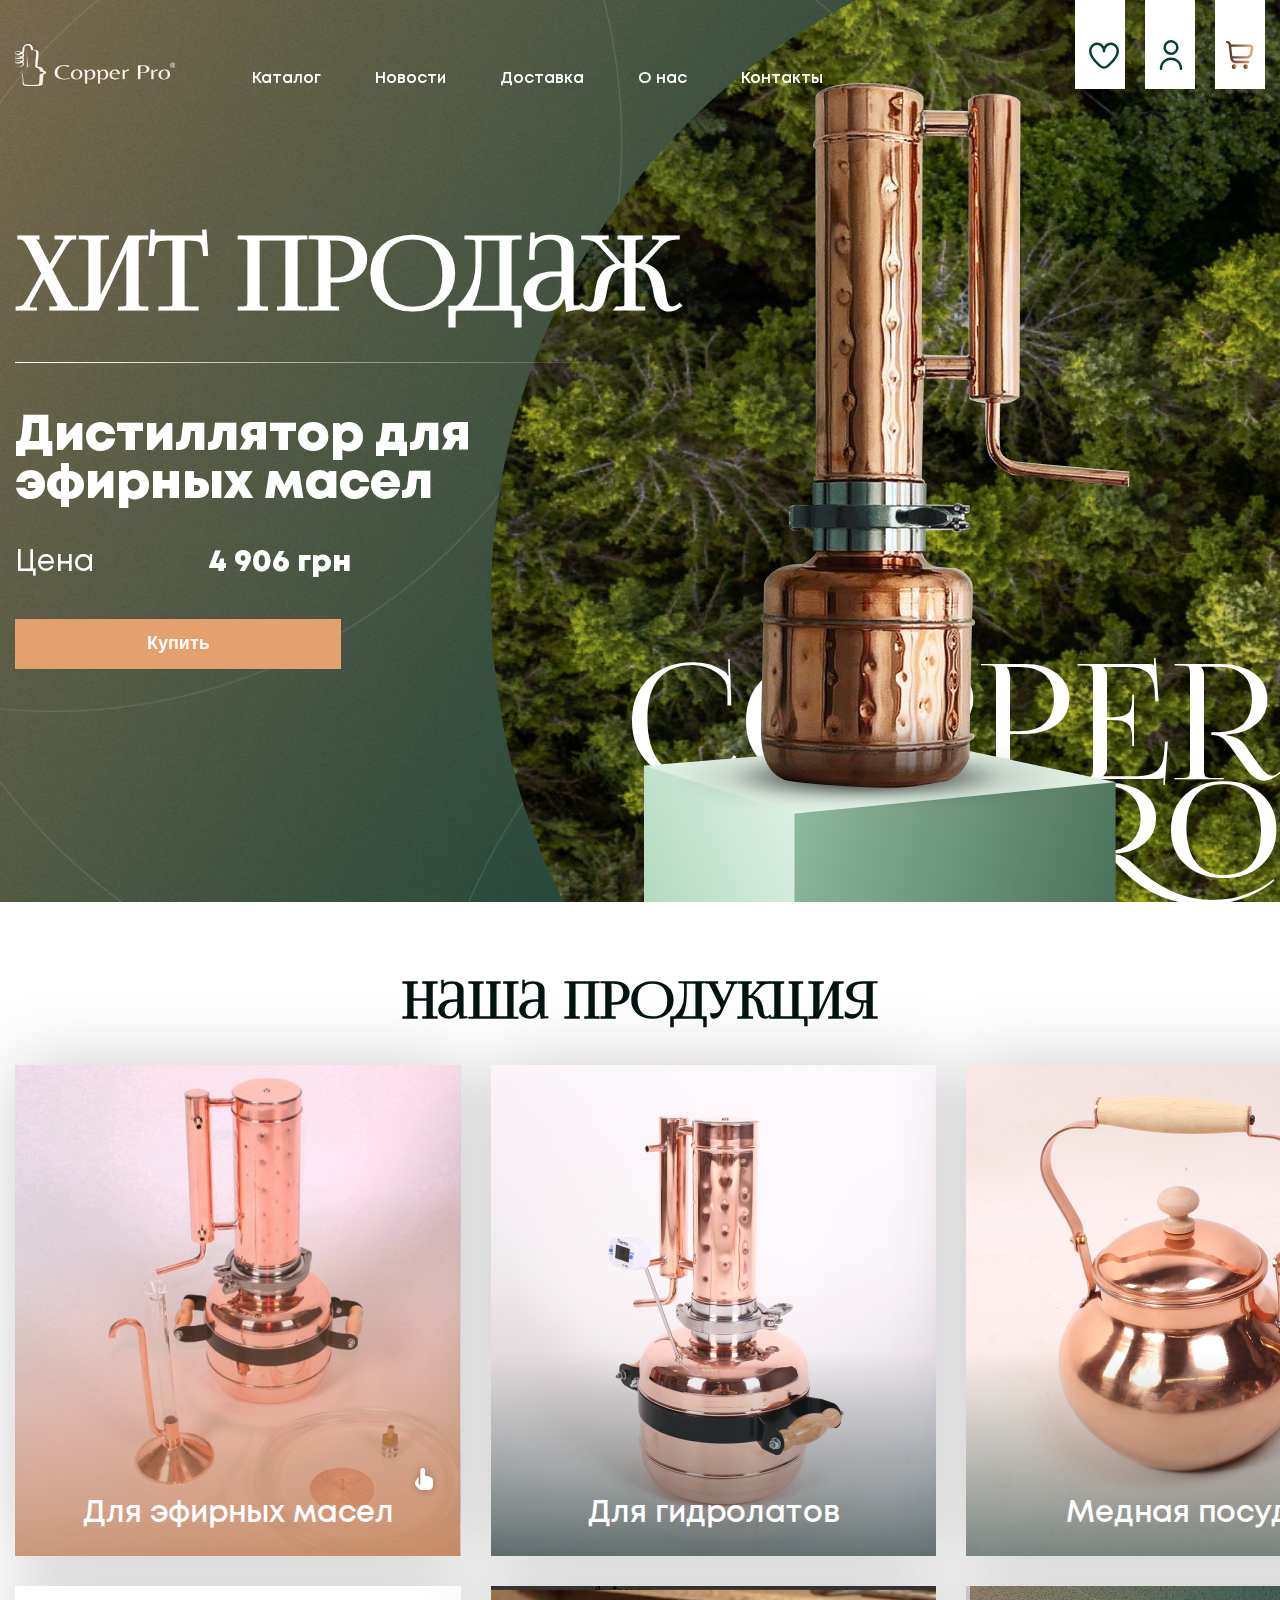
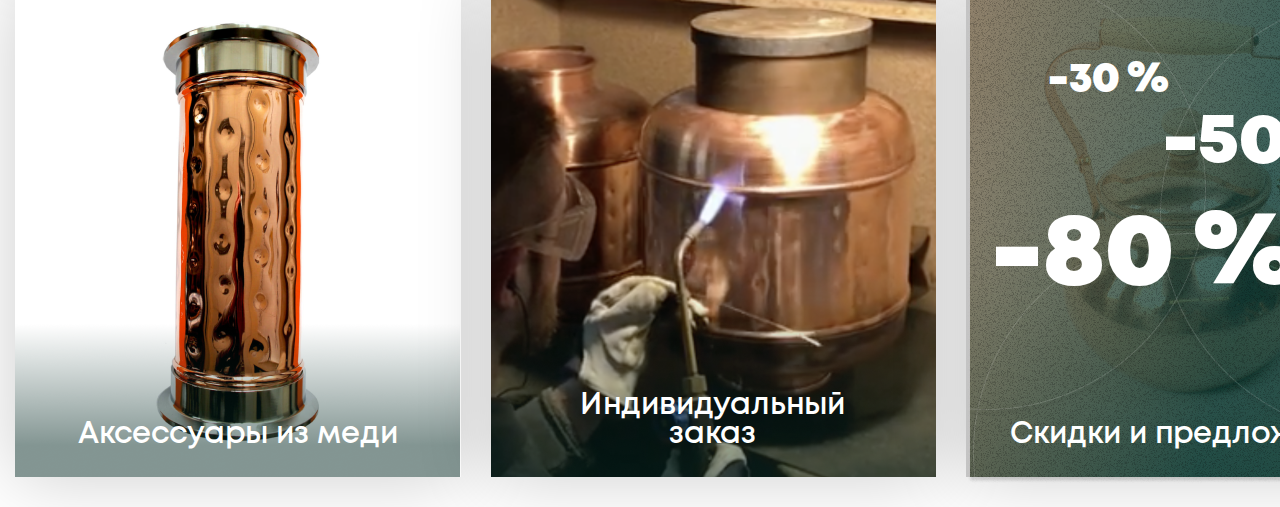
<file: dz3_Vadim/index.html>
<!DOCTYPE html>
<html lang="en">

<head>
    <meta charset="UTF-8">
    <meta http-equiv="X-UA-Compatible" content="IE=edge">
    <meta name="viewport" content="width=device-width, initial-scale=1.0">
    <title>Document</title>
    <link rel="stylesheet" href="./font/stylesheet.css">
    <link rel="stylesheet" href="./font/Lighthaus/stylesheet.css">
    <link rel="stylesheet" href="./style.css">
</head>

<body>
    <div class="top">
        <div class="container">
            <span class="menu__fix"><img src="./imgs/love.svg" alt="lv"></span>
            <span class="menu__fix1"><img src="./imgs/man.svg" alt="man"></span>
            <span class="menu__fix2"><img src="./imgs/korz.svg" alt="kr"></span>
        </div>
    </div>
    <section class="fs">
        <div class="container">
            <header class="header">
                <a class="header__logo" href="index.html">
                    <img src="./imgs/logo.png" alt="logo">
                </a>
                <menu class="header__nav">
                    <a href="#" class="menu__bar ">Каталог</a>
                    <a href="#" class="menu__bar">Новости</a>
                    <a href="#" class="menu__bar">Доставка</a>
                    <a href="#" class="menu__bar">О нас</a>
                    <a href="#" class="menu__bar">Контакты</a>
                </menu>
            </header>
            <div class="fs__content">
                <h1 class="fs__title">Хит продаж</h1>
                <div class="fs__line__gridient">
                </div>
                <p class="fs__text">Дистиллятор для эфирных масел</p>
                <div class="fs__price">
                    <span class="fs__cost">Цена</span>
                    <b class="fs__grn">4 906 грн</b>
                </div>
                <button class="btn">Купить</button>
            </div>
            <img class="fs__kolb" src="./imgs/kolb.png" alt="kolb">
        </div>
        <div class="fs__name">COPPER PRO</div>
        <img class="fs__bg" src="./imgs/bg.jpg" alt="bg">
    </section>
    <section class="list">
        <div class="container">
            <h2 class="list__title">Наша продукция</h2>
            <div class="list__flex__container">
                <div class="list__row">
                    <img src="./imgs/pr1.png" alt="pr1">
                    <p class="list__img__text">Для эфирных масел</p>
                </div>
                <div class="list__row">
                    <img src="./imgs/pr2.png" alt="pr2">
                    <p class="list__img__text">Для гидролатов</p>
                </div>
                <div class="list__row">
                    <img src="./imgs/pr3.png" alt="pr3">
                    <p class="list__img__text">Медная посуда</p>
                </div>
            </div>
            <div class="list__flex__container">
                <div class="list__row">
                    <img src="./imgs/pr4.png" alt="pr1">
                    <p class="list__img__text">Аксессуары из меди</p>
                </div>
                <div class="list__row">
                    <img src="./imgs/pr5.png" alt="pr2">
                    <p class="list__img__text img__text__individual">Индивидуальный заказ</p>
                </div>
                <div class="list__row">
                    <img src="./imgs/pr6.png" alt="pr3">
                    <p class="list__img__text img__text__individual">Скидки и предложения</p>
                    <p class="list__img__procent">-30 %</p>
                    <p class="list__img__procent1">-50 %</p>
                    <p class="list__img__procent2">-80 %</p>
                </div>
            </div>
        </div>
    </section>

</body>

</html>
</file>
<file: dz3_Vadim/font/stylesheet.css>
@font-face {
    font-family: "Mont";
    src: url("Mont-Black.eot");
    src: local("Mont Black"), local("Mont-Black"), url("Mont-Black.woff") format("woff");
    font-weight: 900;
    font-style: normal;
}

@font-face {
    font-family: "Mont";
    src: url("Mont-Heavy.eot");
    src: local("Mont Heavy"), local("Mont-Heavy"), url("Mont-Heavy.woff") format("woff");
    font-weight: 800;
    font-style: normal;
}

@font-face {
    font-family: "Mont";
    src: url("Mont-SemiBold.eot");
    src: local("Mont SemiBold"), local("Mont-SemiBold"), url("Mont-SemiBold.woff") format("woff");
    font-weight: 600;
    font-style: normal;
}

@font-face {
    font-family: "Mont";
    src: url("Mont-Regular.eot");
    src: local("Mont Regular"), local("Mont-Regular"), url("Mont-Regular.woff") format("woff");
    font-weight: normal;
    font-style: normal;
}
</file>
<file: dz3_Vadim/font/Lighthaus/stylesheet.css>
/* This stylesheet generated by Transfonter (https://transfonter.org) on July 5, 2017 12:36 AM */

@font-face {
	font-family: 'Lighthaus';
	src: url('Lighthaus.eot');
	src: local('Lighthaus'),
		url('Lighthaus.eot?#iefix') format('embedded-opentype'),
		url('Lighthaus.woff') format('woff'),
		url('Lighthaus.ttf') format('truetype');
	font-weight: normal;
	font-style: normal;
}
</file>
<file: dz3_Vadim/style.css>
* {
  box-sizing: border-box;
  margin: 0;
  padding: 0;
  border: 0;
}

html {
  font-family: "Mont", sans-serif;
}

.container {
  max-width: 1430px;
  margin: 0 auto;
  padding: 0 15px;
  color: #ffffff;
  position: relative;
  z-index: 5;
  /*даже не хочу коментировать этот код!*/
}

.menu__fix {
  background-color: #ffffff;
  padding: 42.4px 14.23px 9.99px 14.23px;
  width: 50px;
}

.menu__fix1 {
  background-color: #ffffff;
  padding: 40px 13.75px 13px 13.75px;
  width: 50px;
}

.menu__fix2 {
  background-color: #ffffff;
  padding: 41px 11px 14px 11px;
  width: 50px;
}

.top {
  position: fixed;
  top: 0;
  left: 0;
  right: 0;
  z-index: 5;
}

.top .container {
  display: flex;
  justify-content: flex-end;
  gap: 20px;
}

.fs {
  background-image: url("./imgs/back.jpg");
  background-repeat: no-repeat;
  background-size: cover;
  position: relative;

  overflow: hidden;
}

.header {
  display: flex;
}

.header__logo {
  margin-top: 44px;
  margin-right: 77px;
}

.header__nav {
  margin-top: 68px;
}

.menu__bar {
  margin-right: 50px;
  text-decoration: none;
  font-weight: 600;
  font-size: 16px;
  line-height: 96.4%;
  color: #ffffff;
}

.menu__bar:hover {
  font-weight: 800;
  color: #e4a16f;
  text-decoration-line: underline;
}

.fs__content {
  padding-bottom: 233px;
}

.fs__title {
  margin: 145px 0 50px 0;
  font-family: "Lighthaus", sans-serif;

  font-size: 100px;
  line-height: 74.9%;
}

.fs__line__gridient {
  /*?????????*/
  max-width: 623px;
  height: 1px;
  background: linear-gradient(90deg, rgba(255, 255, 255, 1) -0.02%, rgba(255, 255, 255, 0) 100.02%);
  margin-bottom: 50px;
}

.fs__text {
  max-width: 533px;
  font-weight: 800;
  font-size: 50px;
  line-height: 96.4%;
}

.fs__price {
  margin: 40px 0 41px 0;
}

.fs__cost {
  font-size: 30px;
  line-height: 96.4%;
  margin-right: 109px;
}

.fs__grn {
  font-weight: 800;
  font-size: 30px;
  line-height: 96.4%;
}

.btn {
  font-weight: 800;
  font-size: 18px;
  line-height: 96.4%;
  padding: 16px 131px 17px 132px;
  background: #e4a16f;
  color: #ffffff;
}

.fs__name {
  position: absolute;
  font-family: "Lighthaus", sans-serif;
  max-width: 686px;
  font-size: 160px;
  line-height: 74.9%;
  right: 0;
  bottom: 0;
  z-index: 2;
  text-align: right;
  color: #ffffff;
}

.fs__bg {
  border-radius: 50%;
  position: absolute;
  right: 0;
  bottom: 0;
  z-index: 1;
  margin-top: -76px;
  margin-right: -555px;
  margin-bottom: -368px;
  height: 1344px;
  width: 1344px;
}

.fs__kolb {
  position: absolute;
  left: 50%;
  bottom: 0;
  z-index: 3;
}

.list__title {
  font-family: "Lighthaus", sans-serif;
  font-size: 50px;
  line-height: 74.9%;
  text-align: center;
  color: #031412;
  margin: 80px 0 46px 0;
}

.list__flex__container {
  display: flex;
  flex-wrap: nowrap;
  margin-bottom: 30px;
}

.list__row {
  position: relative;
  margin-right: 30px;

  height: 491px;
  box-shadow: 0px 0px 70px rgba(0, 0, 0, 0.2);

  background: #c4c4c4;
}

.list__img__text {
  position: absolute;
  text-align: center;
  width: 100%;
  bottom: 27px;
  font-weight: 600;
  font-size: 30px;
  line-height: 96.4%;
}

.img__text__individual {
  max-width: 357px;
  left: 43px;
}

.list__img__procent {
  position: absolute;
  font-weight: 900;
  font-size: 40px;
  line-height: 96.4%;
  top: 75px;
  left: 82px;
}

.list__img__procent1 {
  position: absolute;
  font-weight: 900;
  font-size: 70px;
  line-height: 96.4%;
  top: 123px;
  left: 197px;
}

.list__img__procent2 {
  position: absolute;
  font-weight: 900;
  font-size: 100px;
  line-height: 96.4%;
  top: 223px;
  left: 25px;
}

.list .container {
  z-index: 4;
}
</file>
